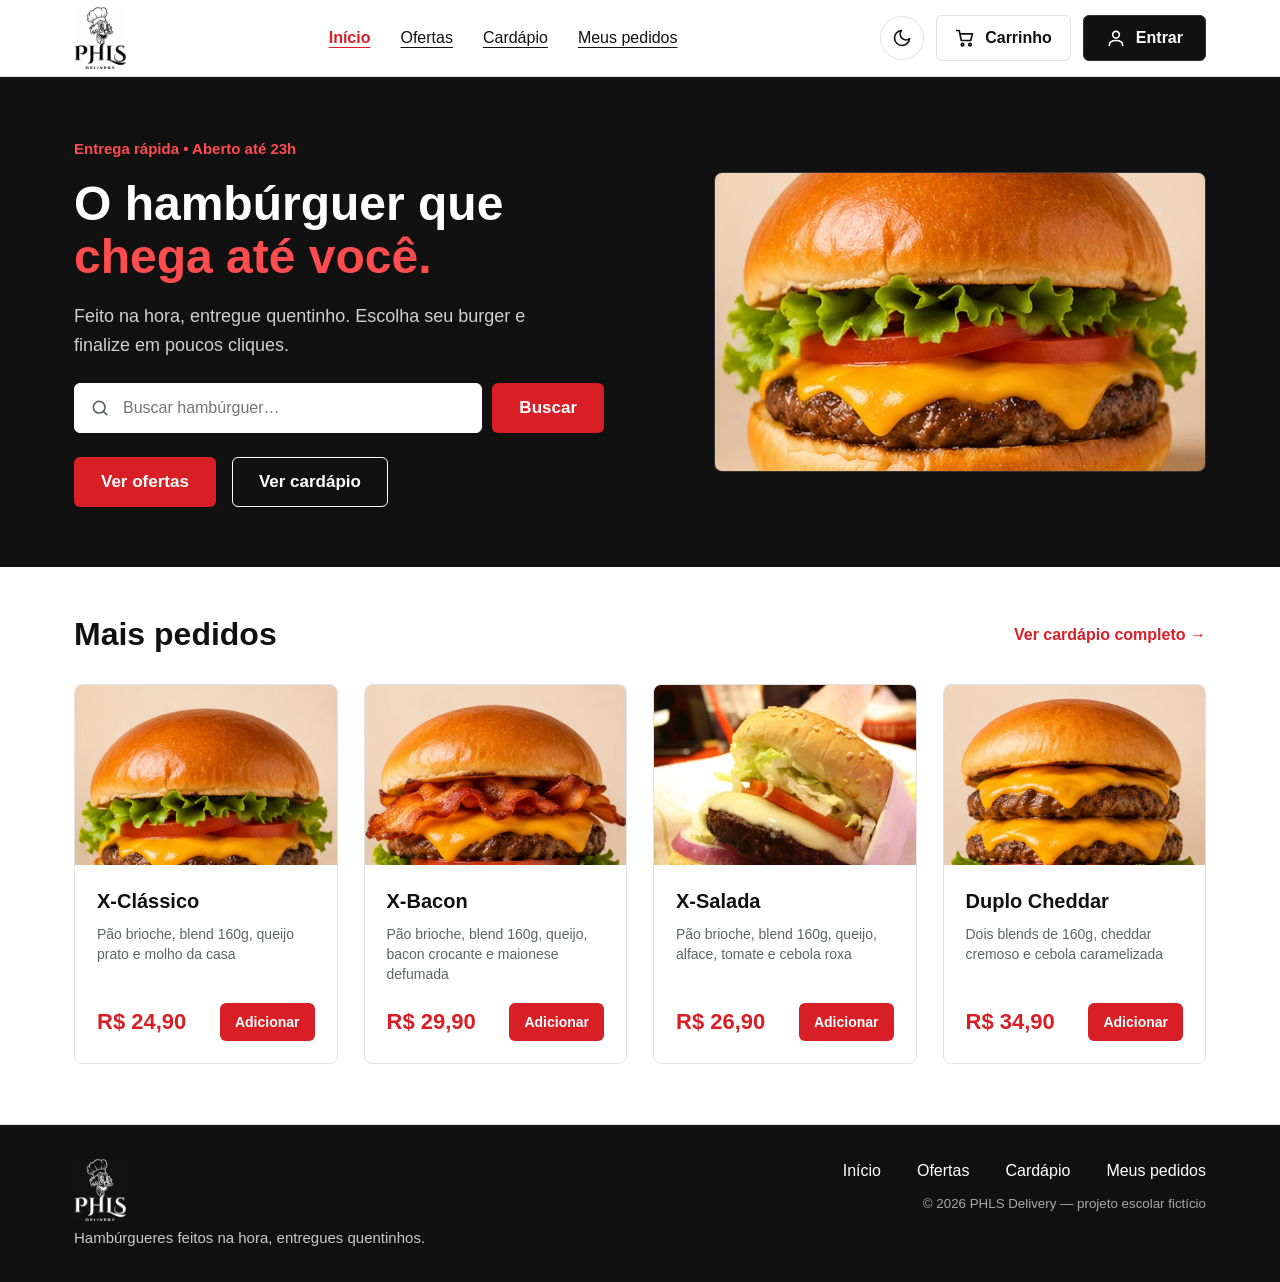
<file: index.html>
<!DOCTYPE html>
<html lang="pt-BR">
<head>
  <meta charset="UTF-8">
  <meta name="viewport" content="width=device-width, initial-scale=1">
  <title>Início | PHLS Delivery</title>
  <link rel="stylesheet" href="style.css">
</head>
<body>
  <!-- Cabeçalho -->
  <header class="topo">
    <div class="container topo-interno">
      <a href="index.html" class="logo"><img src="img/logo.jpg" alt="PHLS Delivery"></a>
      <nav class="menu">
        <a href="index.html" class="ativo">Início</a>
        <a href="ofertas.html">Ofertas</a>
        <a href="cardapio.html">Cardápio</a>
        <a href="pedidos.html">Meus pedidos</a>
      </nav>
      <div class="acoes">
        <button class="btn-icone" id="btn-tema" aria-label="Alternar modo claro e escuro">
          <svg class="icone-lua" viewBox="0 0 24 24"><path d="M21 12.8A9 9 0 1 1 11.2 3a7 7 0 0 0 9.8 9.8z"/></svg>
          <svg class="icone-sol" viewBox="0 0 24 24"><circle cx="12" cy="12" r="4"/><path d="M12 2v2M12 20v2M2 12h2M20 12h2M5 5l1.5 1.5M17.5 17.5L19 19M5 19l1.5-1.5M17.5 6.5L19 5"/></svg>
        </button>
        <a href="carrinho.html" class="btn-carrinho" aria-label="Carrinho">
          <svg viewBox="0 0 24 24"><circle cx="9" cy="20" r="1.5"/><circle cx="18" cy="20" r="1.5"/><path d="M2 3h3l2.6 12h11.2L21 7H6"/></svg>
          <span class="texto-carrinho">Carrinho</span>
          <span class="badge" id="badge" hidden>0</span>
        </a>
        <a href="perfil.html" class="btn-conta" id="btn-conta">
          <span class="avatar" id="avatar"></span>
          <svg viewBox="0 0 24 24"><circle cx="12" cy="8" r="4"/><path d="M4 21c0-4 3.6-6 8-6s8 2 8 6"/></svg>
          <span class="texto-conta" id="texto-conta">Entrar</span>
        </a>
      </div>
    </div>
  </header>

  <main>
    <!-- Apresentação -->
    <section class="hero">
      <div class="container hero-grid">
        <div>
          <span class="selo">Entrega rápida • Aberto até 23h</span>
          <h1>O hambúrguer que <span>chega até você.</span></h1>
          <p>Feito na hora, entregue quentinho. Escolha seu burger e finalize em poucos cliques.</p>

          <!-- A busca leva para o cardápio já filtrado -->
          <form class="busca-hero" action="cardapio.html">
            <div class="campo-busca">
              <svg viewBox="0 0 24 24"><circle cx="11" cy="11" r="7"/><path d="M20 20l-4-4"/></svg>
              <input type="search" name="busca" maxlength="40" placeholder="Buscar hambúrguer…">
            </div>
            <button type="submit" class="btn btn-primario">Buscar</button>
          </form>

          <div class="botoes">
            <a href="ofertas.html" class="btn btn-primario">Ver ofertas</a>
            <a href="cardapio.html" class="btn btn-contorno">Ver cardápio</a>
          </div>
        </div>
        <div class="hero-foto">
          <img src="img/produtos/hamburguer-classico.webp" alt="Hambúrguer X-Clássico da PHLS Delivery">
        </div>
      </div>
    </section>

    <!-- Produtos mais pedidos (preenchido pelo inicio.js) -->
    <section class="container secao">
      <div class="titulo-linha">
        <h2>Mais pedidos</h2>
        <a href="cardapio.html" class="link">Ver cardápio completo →</a>
      </div>
      <div class="grade grade-inicio" id="lista-destaques"></div>
    </section>
  </main>

  <!-- Rodapé -->
  <footer class="rodape">
    <div class="container rodape-interno">
      <div>
        <span class="logo"><img src="img/logo.jpg" alt="PHLS Delivery"></span>
        <p>Hambúrgueres feitos na hora, entregues quentinhos.</p>
      </div>
      <div>
        <nav class="rodape-links">
          <a href="index.html">Início</a>
          <a href="ofertas.html">Ofertas</a>
          <a href="cardapio.html">Cardápio</a>
          <a href="pedidos.html">Meus pedidos</a>
        </nav>
        <small>© 2026 PHLS Delivery — projeto escolar fictício</small>
      </div>
    </div>
  </footer>

  <!-- Barra de navegação do celular -->
  <nav class="barra-mobile">
    <a href="index.html" class="ativo"><svg viewBox="0 0 24 24"><path d="M3 11l9-8 9 8"/><path d="M5 10v10h14V10"/></svg>Início</a>
    <a href="ofertas.html"><svg viewBox="0 0 24 24"><circle cx="12" cy="12" r="9"/><path d="M8.5 15.5l7-7"/><circle cx="9" cy="9" r="1"/><circle cx="15" cy="15" r="1"/></svg>Ofertas</a>
    <a href="cardapio.html"><svg viewBox="0 0 24 24"><path d="M4 6h16M4 12h16M4 18h16"/></svg>Cardápio</a>
    <a href="pedidos.html"><svg viewBox="0 0 24 24"><path d="M5 7h14l-1 14H6z"/><path d="M9 7a3 3 0 0 1 6 0"/></svg>Pedidos</a>
    <a href="perfil.html" id="nav-conta"><svg viewBox="0 0 24 24"><circle cx="12" cy="8" r="4"/><path d="M4 21c0-4 3.6-6 8-6s8 2 8 6"/></svg>Conta</a>
  </nav>

  <!-- Mensagem rápida (aviso) -->
  <div class="aviso" id="aviso"></div>

  <!-- Scripts: primeiro os dados, depois as funções comuns, por último o da página -->
  <script src="js/dados.js"></script>
  <script src="js/script.js"></script>
  <script src="js/inicio.js"></script>
</body>
</html>
</file>
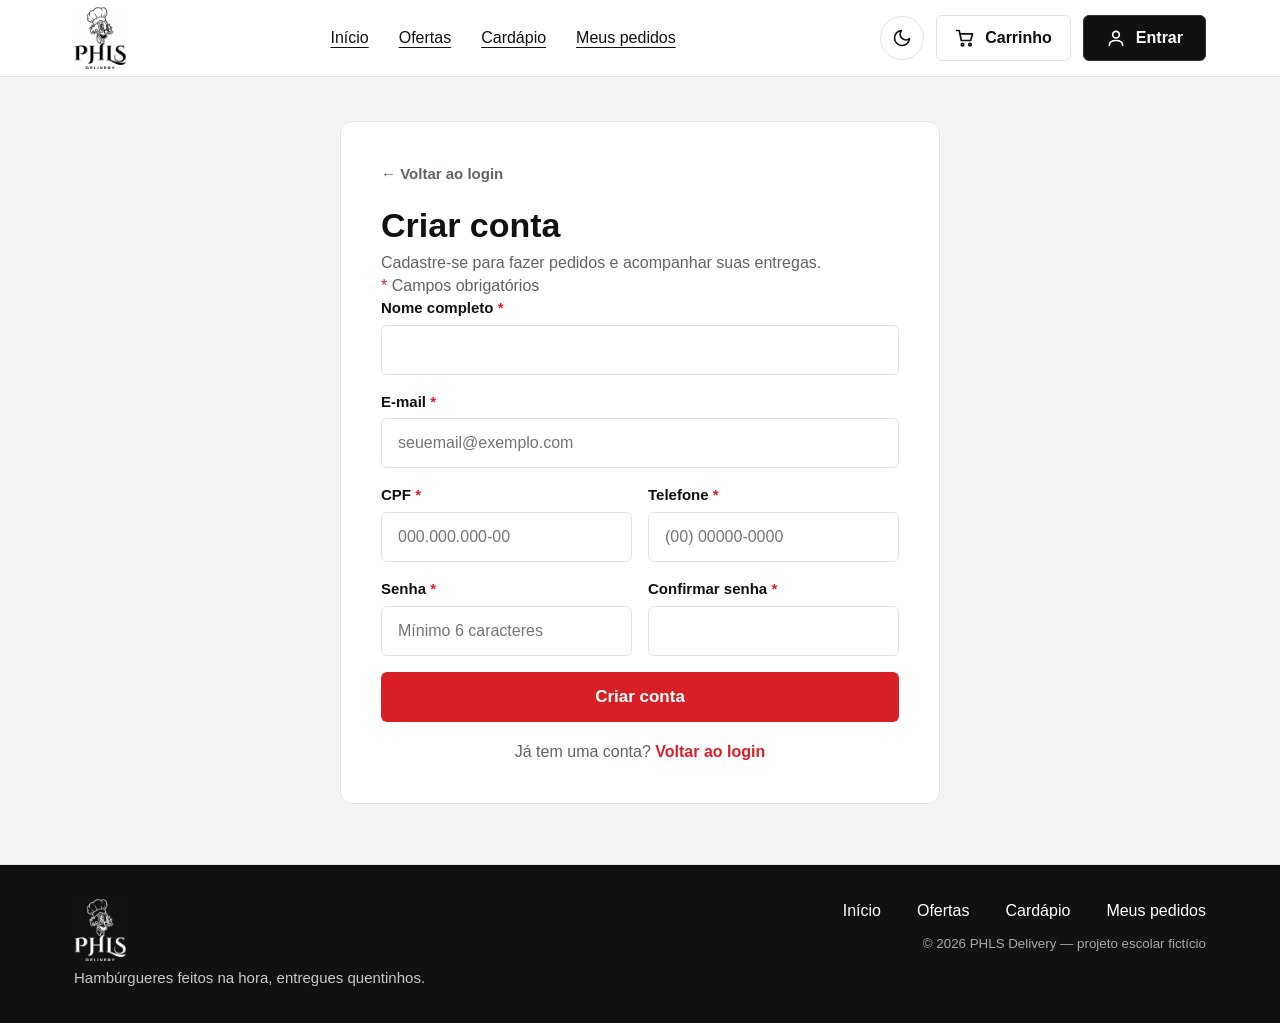
<file: cadastro.html>
<!DOCTYPE html>
<html lang="pt-BR">
<head>
  <meta charset="UTF-8">
  <meta name="viewport" content="width=device-width, initial-scale=1">
  <title>Criar conta | PHLS Delivery</title>
  <link rel="stylesheet" href="style.css">
</head>
<body>
  <!-- Cabeçalho -->
  <header class="topo">
    <div class="container topo-interno">
      <a href="index.html" class="logo"><img src="img/logo.jpg" alt="PHLS Delivery"></a>
      <nav class="menu">
        <a href="index.html">Início</a>
        <a href="ofertas.html">Ofertas</a>
        <a href="cardapio.html">Cardápio</a>
        <a href="pedidos.html">Meus pedidos</a>
      </nav>
      <div class="acoes">
        <button class="btn-icone" id="btn-tema" aria-label="Alternar modo claro e escuro">
          <svg class="icone-lua" viewBox="0 0 24 24"><path d="M21 12.8A9 9 0 1 1 11.2 3a7 7 0 0 0 9.8 9.8z"/></svg>
          <svg class="icone-sol" viewBox="0 0 24 24"><circle cx="12" cy="12" r="4"/><path d="M12 2v2M12 20v2M2 12h2M20 12h2M5 5l1.5 1.5M17.5 17.5L19 19M5 19l1.5-1.5M17.5 6.5L19 5"/></svg>
        </button>
        <a href="carrinho.html" class="btn-carrinho" aria-label="Carrinho">
          <svg viewBox="0 0 24 24"><circle cx="9" cy="20" r="1.5"/><circle cx="18" cy="20" r="1.5"/><path d="M2 3h3l2.6 12h11.2L21 7H6"/></svg>
          <span class="texto-carrinho">Carrinho</span>
          <span class="badge" id="badge" hidden>0</span>
        </a>
        <a href="perfil.html" class="btn-conta" id="btn-conta">
          <span class="avatar" id="avatar"></span>
          <svg viewBox="0 0 24 24"><circle cx="12" cy="8" r="4"/><path d="M4 21c0-4 3.6-6 8-6s8 2 8 6"/></svg>
          <span class="texto-conta" id="texto-conta">Entrar</span>
        </a>
      </div>
    </div>
  </header>

  <main class="pagina-cinza secao">
    <div class="container">
      <section class="caixa cartao-cadastro">
        <a href="index.html" class="voltar" id="voltar-login">← Voltar ao login</a>
        <h1>Criar conta</h1>
        <p class="suave">Cadastre-se para fazer pedidos e acompanhar suas entregas.</p>
        <p class="suave"><span class="obrigatorio">*</span> Campos obrigatórios</p>

        <!-- Resumo dos erros (aparece só se houver erro) -->
        <div class="alerta alerta-erro" id="resumo-erros" hidden></div>

        <form class="form" id="form-cadastro" novalidate>
          <div class="campo">
            <label for="nome">Nome completo <span class="obrigatorio">*</span></label>
            <input id="nome" maxlength="100" autocomplete="name">
            <small class="msg-erro"></small>
          </div>
          <div class="campo">
            <label for="email">E-mail <span class="obrigatorio">*</span></label>
            <input type="email" id="email" maxlength="100" placeholder="seuemail@exemplo.com" autocomplete="email">
            <small class="msg-erro"></small>
          </div>
          <div class="duas-colunas">
            <div class="campo">
              <label for="cpf">CPF <span class="obrigatorio">*</span></label>
              <input id="cpf" maxlength="14" inputmode="numeric" placeholder="000.000.000-00">
              <small class="msg-erro"></small>
            </div>
            <div class="campo">
              <label for="telefone">Telefone <span class="obrigatorio">*</span></label>
              <input id="telefone" maxlength="15" inputmode="numeric" placeholder="(00) 00000-0000">
              <small class="msg-erro"></small>
            </div>
          </div>
          <div class="duas-colunas">
            <div class="campo">
              <label for="senha">Senha <span class="obrigatorio">*</span></label>
              <input type="password" id="senha" maxlength="20" placeholder="Mínimo 6 caracteres">
              <small class="msg-erro"></small>
            </div>
            <div class="campo">
              <label for="confirmar-senha">Confirmar senha <span class="obrigatorio">*</span></label>
              <input type="password" id="confirmar-senha" maxlength="20">
              <small class="msg-erro"></small>
            </div>
          </div>
          <button type="submit" class="btn btn-primario btn-largo">Criar conta</button>
        </form>
        <p class="suave centro espaco-topo">Já tem uma conta? <a href="index.html" class="link" id="link-login">Voltar ao login</a></p>
      </section>
    </div>
  </main>

  <!-- Rodapé -->
  <footer class="rodape">
    <div class="container rodape-interno">
      <div>
        <span class="logo"><img src="img/logo.jpg" alt="PHLS Delivery"></span>
        <p>Hambúrgueres feitos na hora, entregues quentinhos.</p>
      </div>
      <div>
        <nav class="rodape-links">
          <a href="index.html">Início</a>
          <a href="ofertas.html">Ofertas</a>
          <a href="cardapio.html">Cardápio</a>
          <a href="pedidos.html">Meus pedidos</a>
        </nav>
        <small>© 2026 PHLS Delivery — projeto escolar fictício</small>
      </div>
    </div>
  </footer>

  <!-- Barra de navegação do celular -->
  <nav class="barra-mobile">
    <a href="index.html"><svg viewBox="0 0 24 24"><path d="M3 11l9-8 9 8"/><path d="M5 10v10h14V10"/></svg>Início</a>
    <a href="ofertas.html"><svg viewBox="0 0 24 24"><circle cx="12" cy="12" r="9"/><path d="M8.5 15.5l7-7"/><circle cx="9" cy="9" r="1"/><circle cx="15" cy="15" r="1"/></svg>Ofertas</a>
    <a href="cardapio.html"><svg viewBox="0 0 24 24"><path d="M4 6h16M4 12h16M4 18h16"/></svg>Cardápio</a>
    <a href="pedidos.html"><svg viewBox="0 0 24 24"><path d="M5 7h14l-1 14H6z"/><path d="M9 7a3 3 0 0 1 6 0"/></svg>Pedidos</a>
    <a href="perfil.html" id="nav-conta"><svg viewBox="0 0 24 24"><circle cx="12" cy="8" r="4"/><path d="M4 21c0-4 3.6-6 8-6s8 2 8 6"/></svg>Conta</a>
  </nav>

  <!-- Mensagem rápida (aviso) -->
  <div class="aviso" id="aviso"></div>

  <!-- Scripts: primeiro os dados, depois as funções comuns, por último o da página -->
  <script src="js/dados.js"></script>
  <script src="js/script.js"></script>
  <script src="js/cadastro.js"></script>
</body>
</html>
</file>
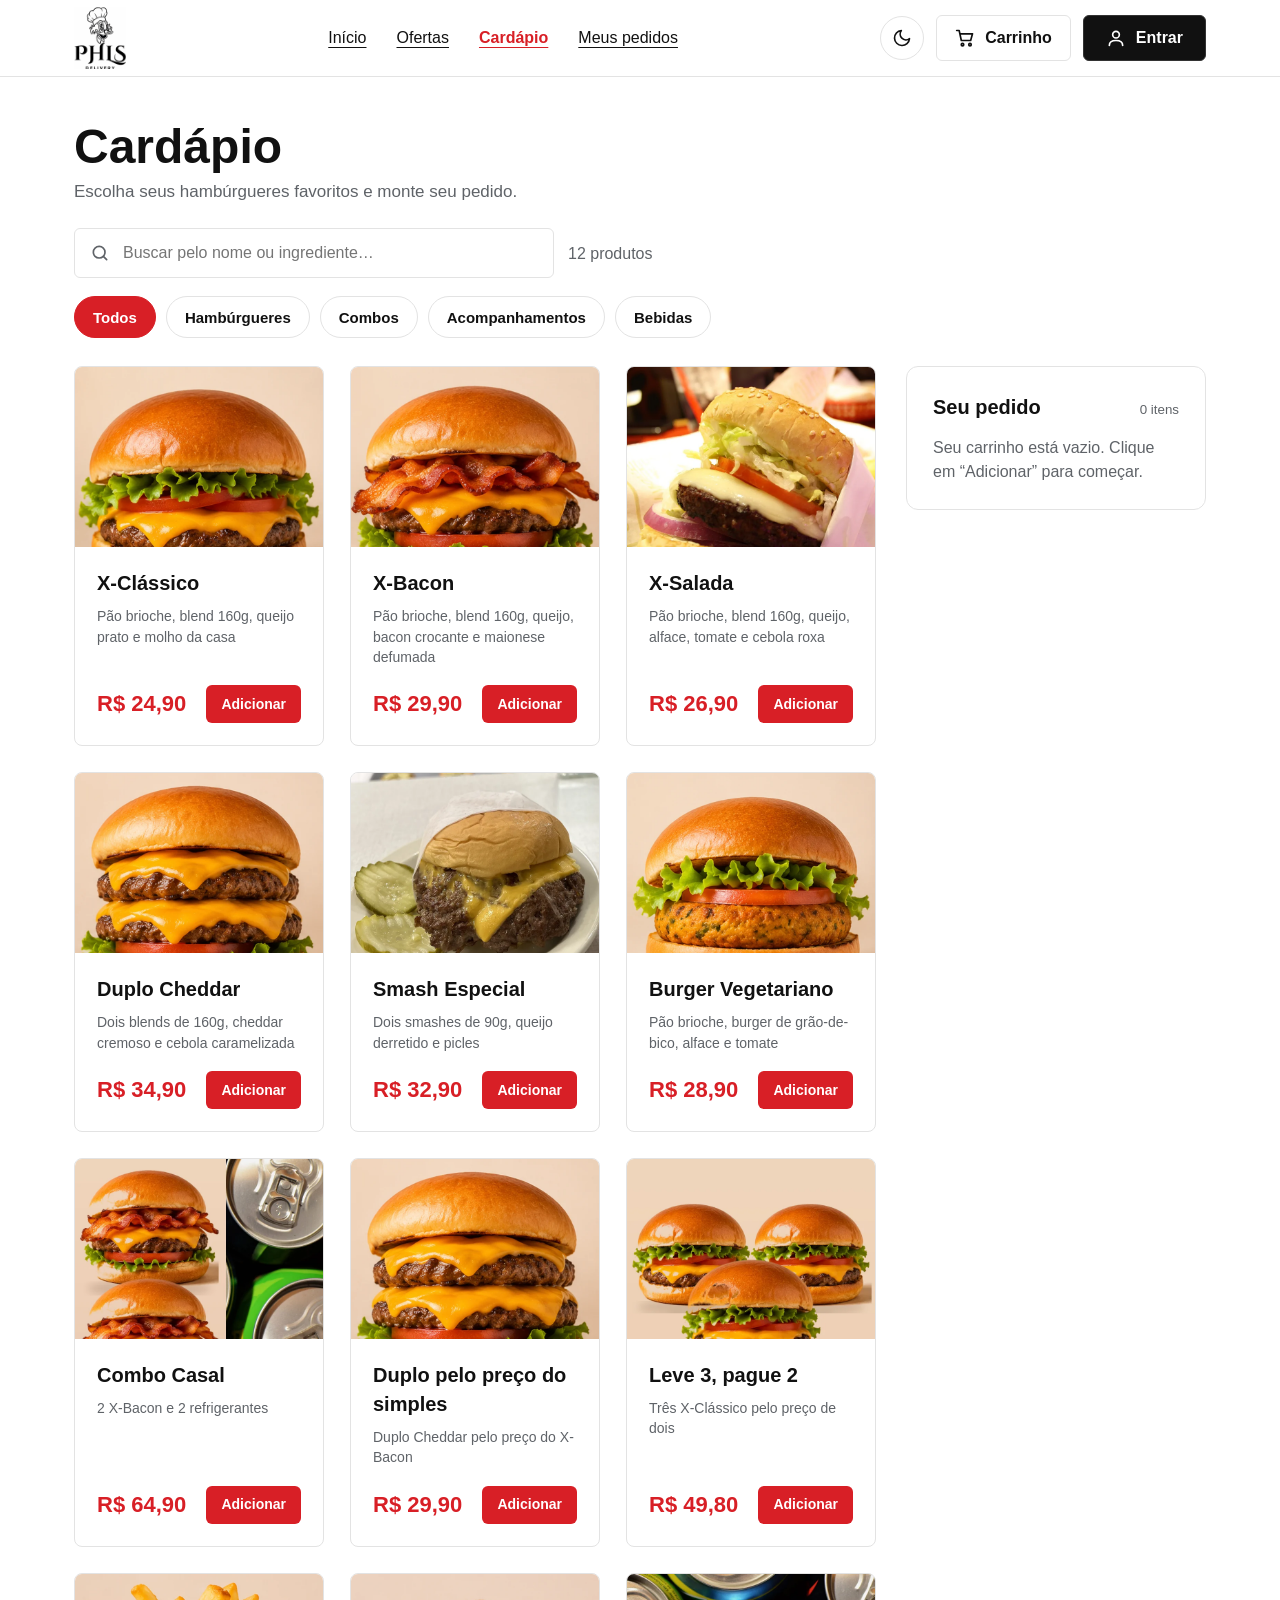
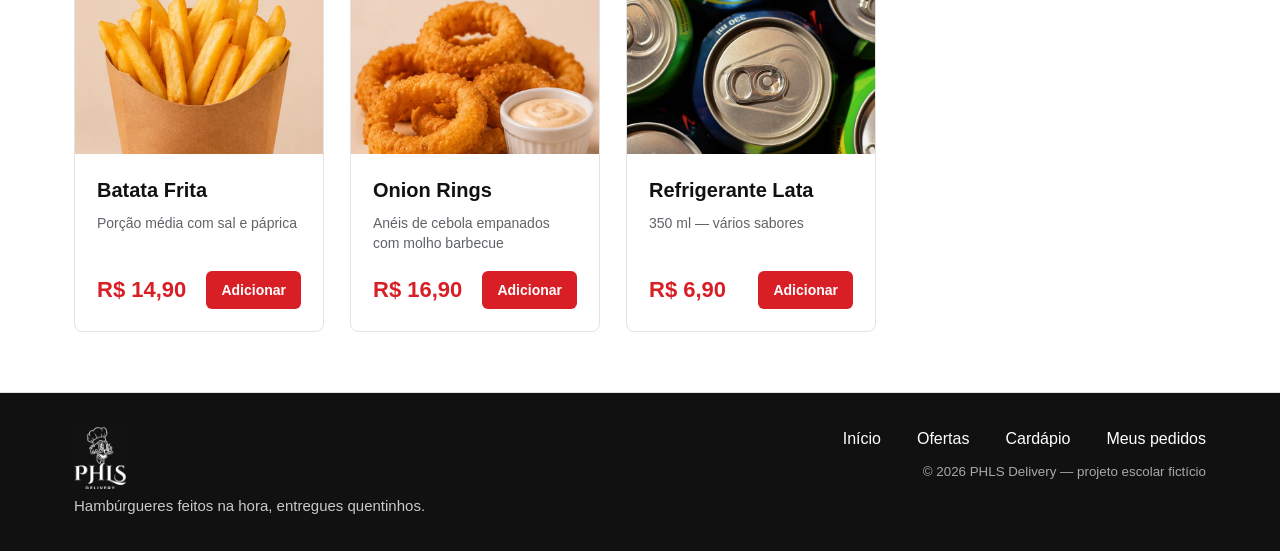
<file: cardapio.html>
<!DOCTYPE html>
<html lang="pt-BR">
<head>
  <meta charset="UTF-8">
  <meta name="viewport" content="width=device-width, initial-scale=1">
  <title>Cardápio | PHLS Delivery</title>
  <link rel="stylesheet" href="style.css">
</head>
<body>
  <!-- Cabeçalho -->
  <header class="topo">
    <div class="container topo-interno">
      <a href="index.html" class="logo"><img src="img/logo.jpg" alt="PHLS Delivery"></a>
      <nav class="menu">
        <a href="index.html">Início</a>
        <a href="ofertas.html">Ofertas</a>
        <a href="cardapio.html" class="ativo">Cardápio</a>
        <a href="pedidos.html">Meus pedidos</a>
      </nav>
      <div class="acoes">
        <button class="btn-icone" id="btn-tema" aria-label="Alternar modo claro e escuro">
          <svg class="icone-lua" viewBox="0 0 24 24"><path d="M21 12.8A9 9 0 1 1 11.2 3a7 7 0 0 0 9.8 9.8z"/></svg>
          <svg class="icone-sol" viewBox="0 0 24 24"><circle cx="12" cy="12" r="4"/><path d="M12 2v2M12 20v2M2 12h2M20 12h2M5 5l1.5 1.5M17.5 17.5L19 19M5 19l1.5-1.5M17.5 6.5L19 5"/></svg>
        </button>
        <a href="carrinho.html" class="btn-carrinho" aria-label="Carrinho">
          <svg viewBox="0 0 24 24"><circle cx="9" cy="20" r="1.5"/><circle cx="18" cy="20" r="1.5"/><path d="M2 3h3l2.6 12h11.2L21 7H6"/></svg>
          <span class="texto-carrinho">Carrinho</span>
          <span class="badge" id="badge" hidden>0</span>
        </a>
        <a href="perfil.html" class="btn-conta" id="btn-conta">
          <span class="avatar" id="avatar"></span>
          <svg viewBox="0 0 24 24"><circle cx="12" cy="8" r="4"/><path d="M4 21c0-4 3.6-6 8-6s8 2 8 6"/></svg>
          <span class="texto-conta" id="texto-conta">Entrar</span>
        </a>
      </div>
    </div>
  </header>

  <main class="container secao">
    <h1>Cardápio</h1>
    <p class="subtitulo">Escolha seus hambúrgueres favoritos e monte seu pedido.</p>

    <div class="busca-linha">
      <div class="campo-busca">
        <svg viewBox="0 0 24 24"><circle cx="11" cy="11" r="7"/><path d="M20 20l-4-4"/></svg>
        <input type="search" id="busca" maxlength="40" placeholder="Buscar pelo nome ou ingrediente…">
      </div>
      <span class="suave" id="contador"></span>
    </div>

    <!-- Botões de categoria (criados pelo cardapio.js) -->
    <div class="filtros" id="filtros"></div>

    <div class="cardapio-layout">
      <div>
        <div class="grade" id="lista-produtos"></div>
        <p class="vazio" id="nada-encontrado" hidden>Nenhum produto encontrado. Tente outro nome ou ingrediente.</p>
      </div>
      <!-- Resumo do pedido (só no computador) -->
      <aside class="caixa resumo-lateral" id="resumo"></aside>
    </div>

    <!-- Atalho para o carrinho (só no celular) -->
    <a href="carrinho.html" class="barra-carrinho" id="barra-carrinho" hidden>
      <span><b>Ver carrinho</b><small id="barra-itens"></small></span>
      <b id="barra-subtotal"></b>
    </a>
  </main>

  <!-- Rodapé -->
  <footer class="rodape">
    <div class="container rodape-interno">
      <div>
        <span class="logo"><img src="img/logo.jpg" alt="PHLS Delivery"></span>
        <p>Hambúrgueres feitos na hora, entregues quentinhos.</p>
      </div>
      <div>
        <nav class="rodape-links">
          <a href="index.html">Início</a>
          <a href="ofertas.html">Ofertas</a>
          <a href="cardapio.html">Cardápio</a>
          <a href="pedidos.html">Meus pedidos</a>
        </nav>
        <small>© 2026 PHLS Delivery — projeto escolar fictício</small>
      </div>
    </div>
  </footer>

  <!-- Barra de navegação do celular -->
  <nav class="barra-mobile">
    <a href="index.html"><svg viewBox="0 0 24 24"><path d="M3 11l9-8 9 8"/><path d="M5 10v10h14V10"/></svg>Início</a>
    <a href="ofertas.html"><svg viewBox="0 0 24 24"><circle cx="12" cy="12" r="9"/><path d="M8.5 15.5l7-7"/><circle cx="9" cy="9" r="1"/><circle cx="15" cy="15" r="1"/></svg>Ofertas</a>
    <a href="cardapio.html" class="ativo"><svg viewBox="0 0 24 24"><path d="M4 6h16M4 12h16M4 18h16"/></svg>Cardápio</a>
    <a href="pedidos.html"><svg viewBox="0 0 24 24"><path d="M5 7h14l-1 14H6z"/><path d="M9 7a3 3 0 0 1 6 0"/></svg>Pedidos</a>
    <a href="perfil.html" id="nav-conta"><svg viewBox="0 0 24 24"><circle cx="12" cy="8" r="4"/><path d="M4 21c0-4 3.6-6 8-6s8 2 8 6"/></svg>Conta</a>
  </nav>

  <!-- Mensagem rápida (aviso) -->
  <div class="aviso" id="aviso"></div>

  <!-- Scripts: primeiro os dados, depois as funções comuns, por último o da página -->
  <script src="js/dados.js"></script>
  <script src="js/script.js"></script>
  <script src="js/cardapio.js"></script>
</body>
</html>
</file>
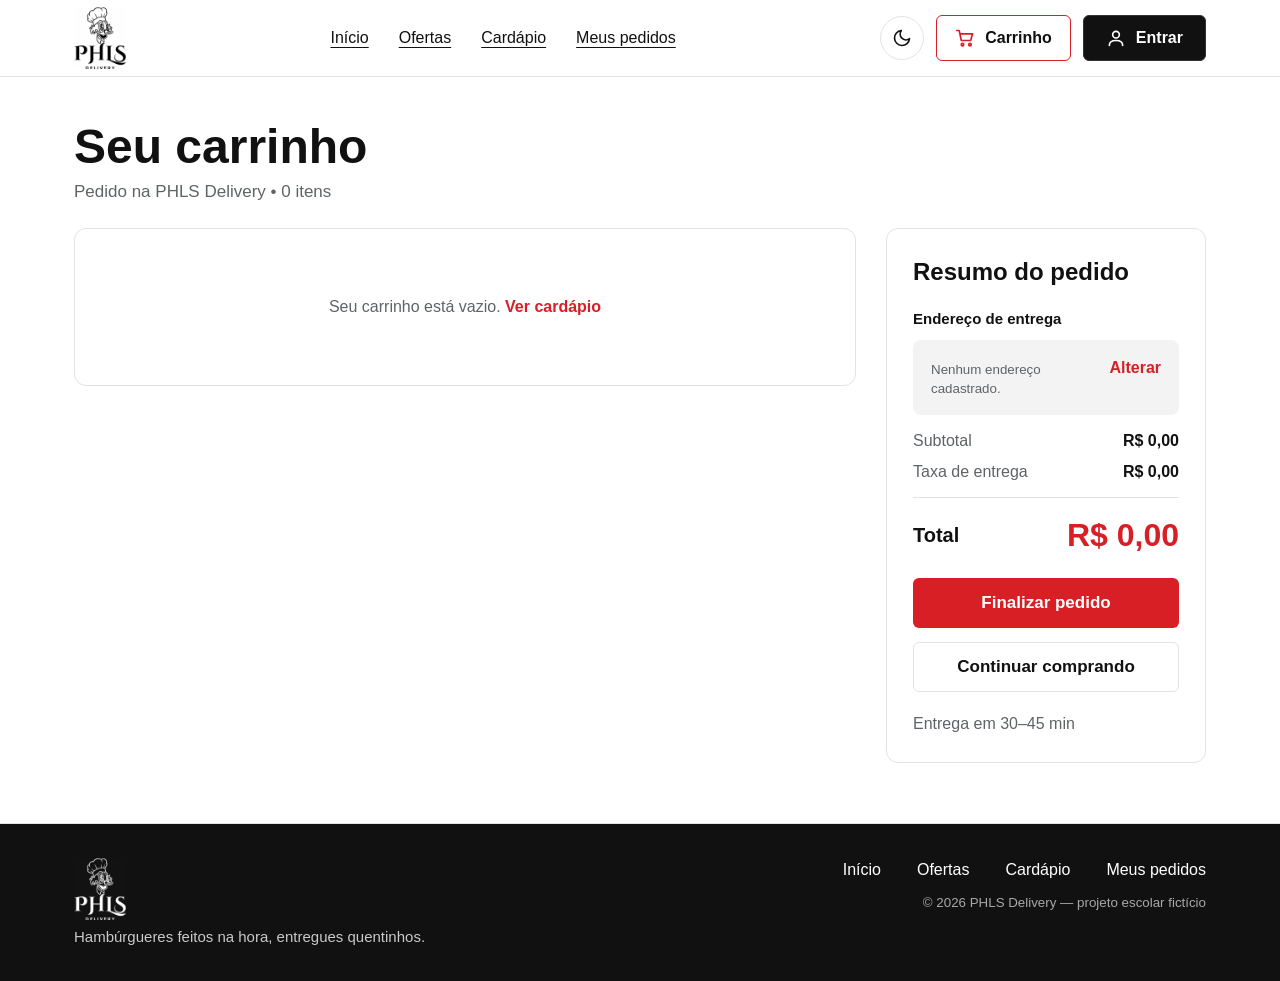
<file: carrinho.html>
<!DOCTYPE html>
<html lang="pt-BR">
<head>
  <meta charset="UTF-8">
  <meta name="viewport" content="width=device-width, initial-scale=1">
  <title>Carrinho | PHLS Delivery</title>
  <link rel="stylesheet" href="style.css">
</head>
<body>
  <!-- Cabeçalho -->
  <header class="topo">
    <div class="container topo-interno">
      <a href="index.html" class="logo"><img src="img/logo.jpg" alt="PHLS Delivery"></a>
      <nav class="menu">
        <a href="index.html">Início</a>
        <a href="ofertas.html">Ofertas</a>
        <a href="cardapio.html">Cardápio</a>
        <a href="pedidos.html">Meus pedidos</a>
      </nav>
      <div class="acoes">
        <button class="btn-icone" id="btn-tema" aria-label="Alternar modo claro e escuro">
          <svg class="icone-lua" viewBox="0 0 24 24"><path d="M21 12.8A9 9 0 1 1 11.2 3a7 7 0 0 0 9.8 9.8z"/></svg>
          <svg class="icone-sol" viewBox="0 0 24 24"><circle cx="12" cy="12" r="4"/><path d="M12 2v2M12 20v2M2 12h2M20 12h2M5 5l1.5 1.5M17.5 17.5L19 19M5 19l1.5-1.5M17.5 6.5L19 5"/></svg>
        </button>
        <a href="carrinho.html" class="btn-carrinho ativo" aria-label="Carrinho">
          <svg viewBox="0 0 24 24"><circle cx="9" cy="20" r="1.5"/><circle cx="18" cy="20" r="1.5"/><path d="M2 3h3l2.6 12h11.2L21 7H6"/></svg>
          <span class="texto-carrinho">Carrinho</span>
          <span class="badge" id="badge" hidden>0</span>
        </a>
        <a href="perfil.html" class="btn-conta" id="btn-conta">
          <span class="avatar" id="avatar"></span>
          <svg viewBox="0 0 24 24"><circle cx="12" cy="8" r="4"/><path d="M4 21c0-4 3.6-6 8-6s8 2 8 6"/></svg>
          <span class="texto-conta" id="texto-conta">Entrar</span>
        </a>
      </div>
    </div>
  </header>

  <main class="container secao">
    <h1>Seu carrinho</h1>
    <p class="subtitulo" id="sub-carrinho"></p>

    <div class="carrinho-layout">
      <!-- Itens (preenchidos pelo carrinho.js) -->
      <section class="caixa" id="itens"></section>

      <!-- Resumo do pedido -->
      <aside class="caixa" id="resumo-carrinho">
        <h2>Resumo do pedido</h2>
        <p class="rotulo">Endereço de entrega</p>
        <div class="endereco-caixa">
          <div id="endereco-carrinho"></div>
          <a href="perfil.html#enderecos" class="link">Alterar</a>
        </div>
        <div class="linha-valor"><span>Subtotal</span><b id="subtotal"></b></div>
        <div class="linha-valor"><span>Taxa de entrega</span><b id="taxa"></b></div>
        <div class="linha-total"><span>Total</span><span class="preco" id="total"></span></div>
        <button class="btn btn-primario" id="btn-finalizar">Finalizar pedido</button>
        <a href="cardapio.html" class="btn btn-contorno">Continuar comprando</a>
        <p class="prazo">Entrega em 30–45 min</p>
      </aside>
    </div>
  </main>

  <!-- Janela de finalização do pedido -->
  <div class="modal" id="modal-finalizar">
    <div class="modal-caixa modal-largo">
      <button class="btn-fechar" id="fechar-finalizar" aria-label="Fechar">✕</button>
      <h2>Finalizar pedido</h2>

      <p class="rotulo">Seus itens</p>
      <div class="lista-itens" id="final-itens"></div>

      <p class="rotulo">Endereço de entrega</p>
      <!-- Endereços do usuário (preenchidos pelo carrinho.js) -->
      <div id="final-enderecos"></div>
      <p class="mais-enderecos"><a href="perfil.html#enderecos" class="link">Cadastrar ou alterar endereços</a></p>

      <p class="rotulo">Forma de pagamento</p>
      <label class="opcao"><input type="radio" name="pagamento" value="PIX" checked><span><b>PIX</b><small>Aprovação imediata</small></span></label>
      <label class="opcao"><input type="radio" name="pagamento" value="CARTAO"><span><b>Cartão</b><small>Crédito ou débito na entrega</small></span></label>
      <label class="opcao"><input type="radio" name="pagamento" value="DINHEIRO"><span><b>Dinheiro</b><small>Pague na entrega</small></span></label>

      <div class="linha-valor"><span>Subtotal</span><b id="final-subtotal"></b></div>
      <div class="linha-valor"><span>Taxa de entrega</span><b id="final-taxa"></b></div>
      <div class="linha-total"><span>Total</span><span class="preco" id="final-total"></span></div>
      <button class="btn btn-primario btn-largo" id="btn-confirmar">Confirmar pedido</button>
    </div>
  </div>

  <!-- Rodapé -->
  <footer class="rodape">
    <div class="container rodape-interno">
      <div>
        <span class="logo"><img src="img/logo.jpg" alt="PHLS Delivery"></span>
        <p>Hambúrgueres feitos na hora, entregues quentinhos.</p>
      </div>
      <div>
        <nav class="rodape-links">
          <a href="index.html">Início</a>
          <a href="ofertas.html">Ofertas</a>
          <a href="cardapio.html">Cardápio</a>
          <a href="pedidos.html">Meus pedidos</a>
        </nav>
        <small>© 2026 PHLS Delivery — projeto escolar fictício</small>
      </div>
    </div>
  </footer>

  <!-- Barra de navegação do celular -->
  <nav class="barra-mobile">
    <a href="index.html"><svg viewBox="0 0 24 24"><path d="M3 11l9-8 9 8"/><path d="M5 10v10h14V10"/></svg>Início</a>
    <a href="ofertas.html"><svg viewBox="0 0 24 24"><circle cx="12" cy="12" r="9"/><path d="M8.5 15.5l7-7"/><circle cx="9" cy="9" r="1"/><circle cx="15" cy="15" r="1"/></svg>Ofertas</a>
    <a href="cardapio.html"><svg viewBox="0 0 24 24"><path d="M4 6h16M4 12h16M4 18h16"/></svg>Cardápio</a>
    <a href="pedidos.html"><svg viewBox="0 0 24 24"><path d="M5 7h14l-1 14H6z"/><path d="M9 7a3 3 0 0 1 6 0"/></svg>Pedidos</a>
    <a href="perfil.html" id="nav-conta"><svg viewBox="0 0 24 24"><circle cx="12" cy="8" r="4"/><path d="M4 21c0-4 3.6-6 8-6s8 2 8 6"/></svg>Conta</a>
  </nav>

  <!-- Mensagem rápida (aviso) -->
  <div class="aviso" id="aviso"></div>

  <!-- Scripts: primeiro os dados, depois as funções comuns, por último o da página -->
  <script src="js/dados.js"></script>
  <script src="js/script.js"></script>
  <script src="js/carrinho.js"></script>
</body>
</html>
</file>
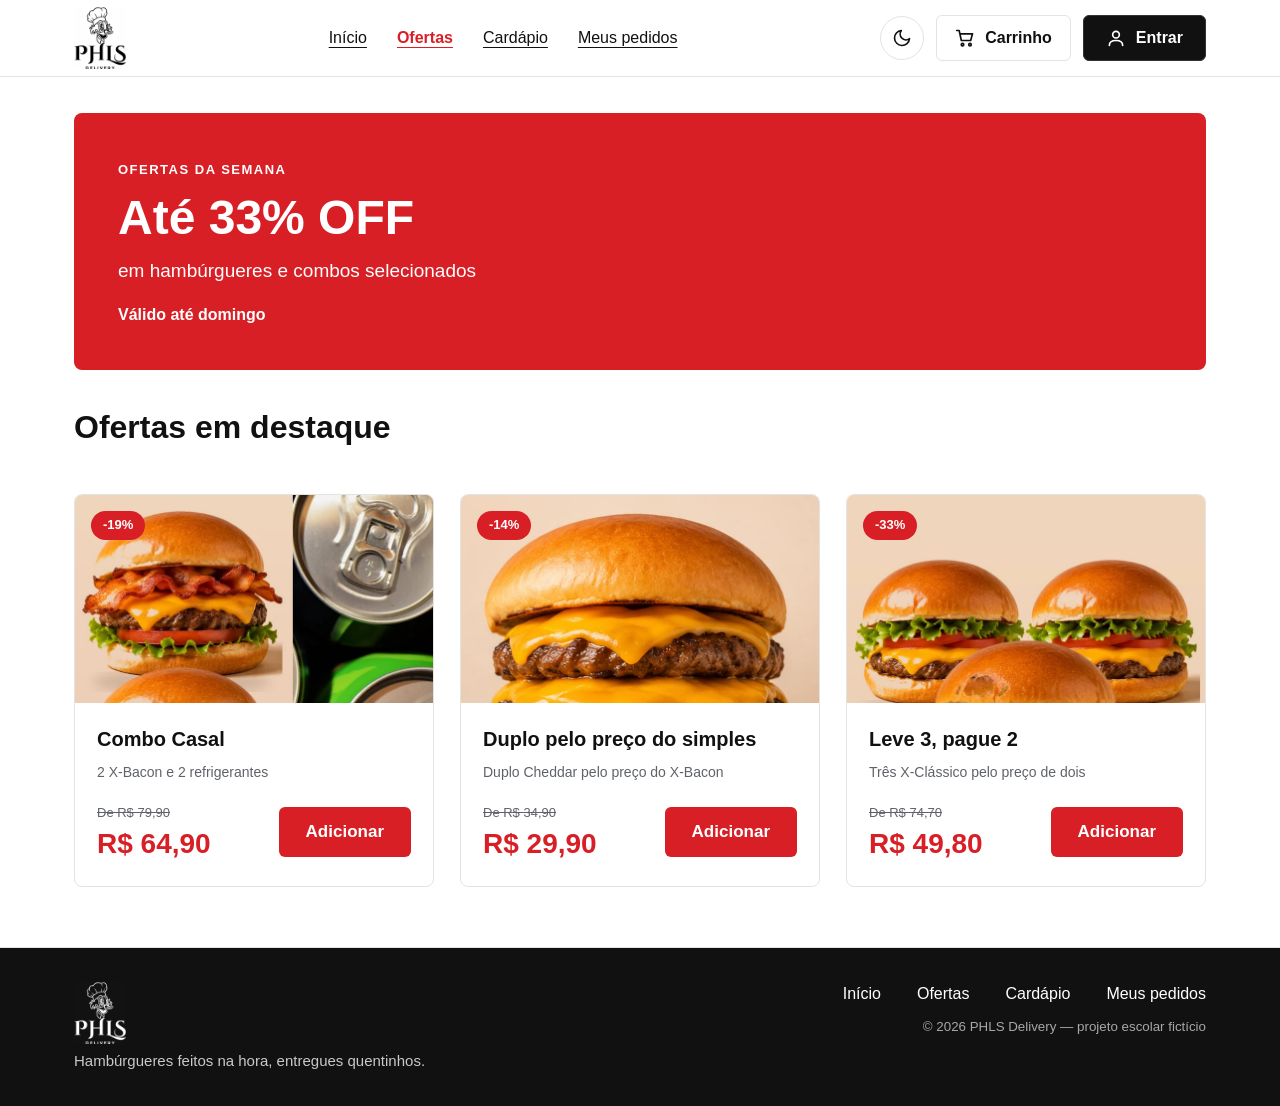
<file: ofertas.html>
<!DOCTYPE html>
<html lang="pt-BR">
<head>
  <meta charset="UTF-8">
  <meta name="viewport" content="width=device-width, initial-scale=1">
  <title>Ofertas | PHLS Delivery</title>
  <link rel="stylesheet" href="style.css">
</head>
<body>
  <!-- Cabeçalho -->
  <header class="topo">
    <div class="container topo-interno">
      <a href="index.html" class="logo"><img src="img/logo.jpg" alt="PHLS Delivery"></a>
      <nav class="menu">
        <a href="index.html">Início</a>
        <a href="ofertas.html" class="ativo">Ofertas</a>
        <a href="cardapio.html">Cardápio</a>
        <a href="pedidos.html">Meus pedidos</a>
      </nav>
      <div class="acoes">
        <button class="btn-icone" id="btn-tema" aria-label="Alternar modo claro e escuro">
          <svg class="icone-lua" viewBox="0 0 24 24"><path d="M21 12.8A9 9 0 1 1 11.2 3a7 7 0 0 0 9.8 9.8z"/></svg>
          <svg class="icone-sol" viewBox="0 0 24 24"><circle cx="12" cy="12" r="4"/><path d="M12 2v2M12 20v2M2 12h2M20 12h2M5 5l1.5 1.5M17.5 17.5L19 19M5 19l1.5-1.5M17.5 6.5L19 5"/></svg>
        </button>
        <a href="carrinho.html" class="btn-carrinho" aria-label="Carrinho">
          <svg viewBox="0 0 24 24"><circle cx="9" cy="20" r="1.5"/><circle cx="18" cy="20" r="1.5"/><path d="M2 3h3l2.6 12h11.2L21 7H6"/></svg>
          <span class="texto-carrinho">Carrinho</span>
          <span class="badge" id="badge" hidden>0</span>
        </a>
        <a href="perfil.html" class="btn-conta" id="btn-conta">
          <span class="avatar" id="avatar"></span>
          <svg viewBox="0 0 24 24"><circle cx="12" cy="8" r="4"/><path d="M4 21c0-4 3.6-6 8-6s8 2 8 6"/></svg>
          <span class="texto-conta" id="texto-conta">Entrar</span>
        </a>
      </div>
    </div>
  </header>

  <main class="container">
    <section class="banner">
      <small>OFERTAS DA SEMANA</small>
      <h1>Até 33% OFF</h1>
      <p>em hambúrgueres e combos selecionados</p>
      <b>Válido até domingo</b>
    </section>

    <h2>Ofertas em destaque</h2>
    <!-- Cards preenchidos pelo ofertas.js -->
    <div class="grade secao" id="lista-ofertas"></div>
  </main>

  <!-- Rodapé -->
  <footer class="rodape">
    <div class="container rodape-interno">
      <div>
        <span class="logo"><img src="img/logo.jpg" alt="PHLS Delivery"></span>
        <p>Hambúrgueres feitos na hora, entregues quentinhos.</p>
      </div>
      <div>
        <nav class="rodape-links">
          <a href="index.html">Início</a>
          <a href="ofertas.html">Ofertas</a>
          <a href="cardapio.html">Cardápio</a>
          <a href="pedidos.html">Meus pedidos</a>
        </nav>
        <small>© 2026 PHLS Delivery — projeto escolar fictício</small>
      </div>
    </div>
  </footer>

  <!-- Barra de navegação do celular -->
  <nav class="barra-mobile">
    <a href="index.html"><svg viewBox="0 0 24 24"><path d="M3 11l9-8 9 8"/><path d="M5 10v10h14V10"/></svg>Início</a>
    <a href="ofertas.html" class="ativo"><svg viewBox="0 0 24 24"><circle cx="12" cy="12" r="9"/><path d="M8.5 15.5l7-7"/><circle cx="9" cy="9" r="1"/><circle cx="15" cy="15" r="1"/></svg>Ofertas</a>
    <a href="cardapio.html"><svg viewBox="0 0 24 24"><path d="M4 6h16M4 12h16M4 18h16"/></svg>Cardápio</a>
    <a href="pedidos.html"><svg viewBox="0 0 24 24"><path d="M5 7h14l-1 14H6z"/><path d="M9 7a3 3 0 0 1 6 0"/></svg>Pedidos</a>
    <a href="perfil.html" id="nav-conta"><svg viewBox="0 0 24 24"><circle cx="12" cy="8" r="4"/><path d="M4 21c0-4 3.6-6 8-6s8 2 8 6"/></svg>Conta</a>
  </nav>

  <!-- Mensagem rápida (aviso) -->
  <div class="aviso" id="aviso"></div>

  <!-- Scripts: primeiro os dados, depois as funções comuns, por último o da página -->
  <script src="js/dados.js"></script>
  <script src="js/script.js"></script>
  <script src="js/ofertas.js"></script>
</body>
</html>
</file>
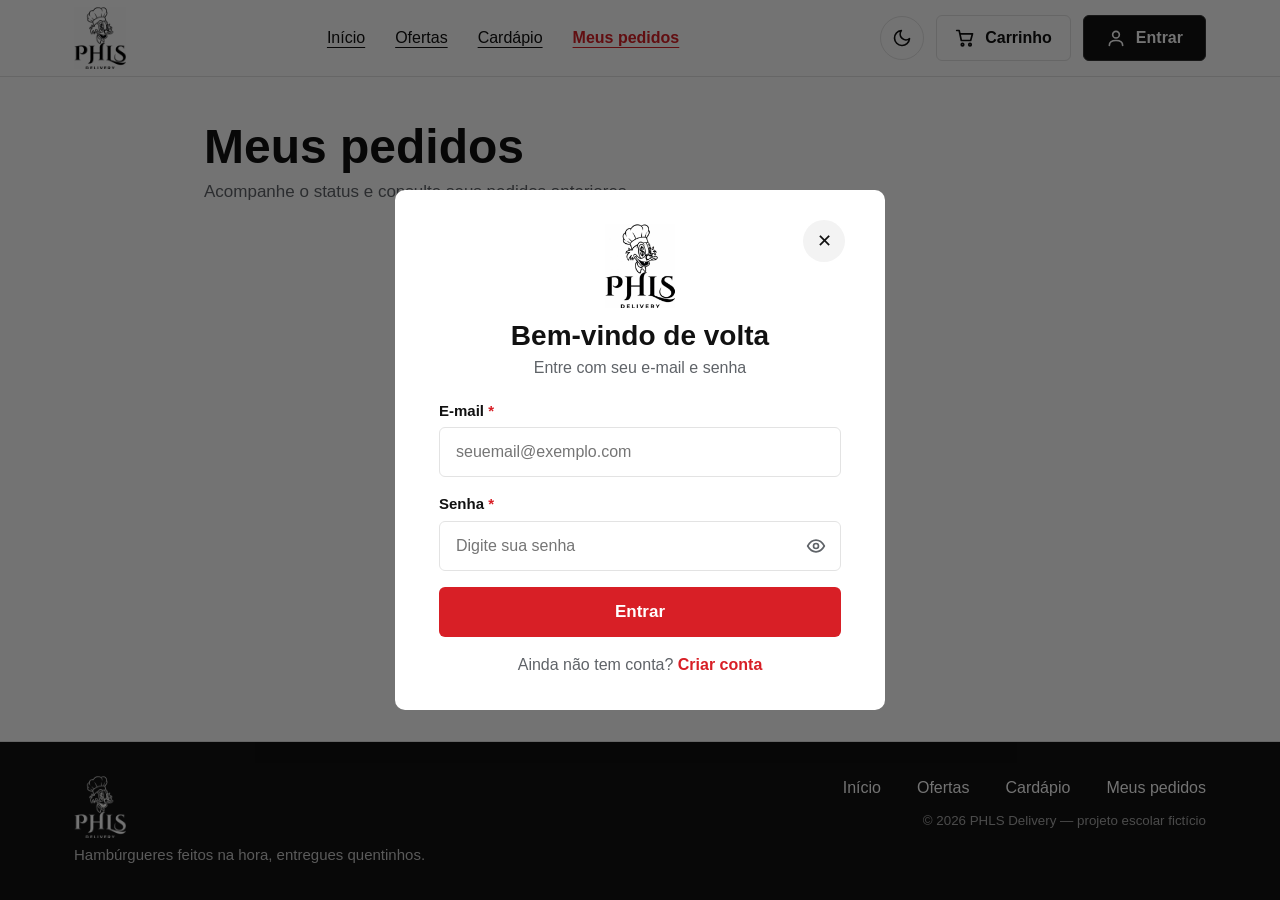
<file: pedidos.html>
<!DOCTYPE html>
<html lang="pt-BR">
<head>
  <meta charset="UTF-8">
  <meta name="viewport" content="width=device-width, initial-scale=1">
  <title>Meus pedidos | PHLS Delivery</title>
  <link rel="stylesheet" href="style.css">
</head>
<body>
  <!-- Cabeçalho -->
  <header class="topo">
    <div class="container topo-interno">
      <a href="index.html" class="logo"><img src="img/logo.jpg" alt="PHLS Delivery"></a>
      <nav class="menu">
        <a href="index.html">Início</a>
        <a href="ofertas.html">Ofertas</a>
        <a href="cardapio.html">Cardápio</a>
        <a href="pedidos.html" class="ativo">Meus pedidos</a>
      </nav>
      <div class="acoes">
        <button class="btn-icone" id="btn-tema" aria-label="Alternar modo claro e escuro">
          <svg class="icone-lua" viewBox="0 0 24 24"><path d="M21 12.8A9 9 0 1 1 11.2 3a7 7 0 0 0 9.8 9.8z"/></svg>
          <svg class="icone-sol" viewBox="0 0 24 24"><circle cx="12" cy="12" r="4"/><path d="M12 2v2M12 20v2M2 12h2M20 12h2M5 5l1.5 1.5M17.5 17.5L19 19M5 19l1.5-1.5M17.5 6.5L19 5"/></svg>
        </button>
        <a href="carrinho.html" class="btn-carrinho" aria-label="Carrinho">
          <svg viewBox="0 0 24 24"><circle cx="9" cy="20" r="1.5"/><circle cx="18" cy="20" r="1.5"/><path d="M2 3h3l2.6 12h11.2L21 7H6"/></svg>
          <span class="texto-carrinho">Carrinho</span>
          <span class="badge" id="badge" hidden>0</span>
        </a>
        <a href="perfil.html" class="btn-conta" id="btn-conta">
          <span class="avatar" id="avatar"></span>
          <svg viewBox="0 0 24 24"><circle cx="12" cy="8" r="4"/><path d="M4 21c0-4 3.6-6 8-6s8 2 8 6"/></svg>
          <span class="texto-conta" id="texto-conta">Entrar</span>
        </a>
      </div>
    </div>
  </header>

  <main class="container estreito secao">
    <h1>Meus pedidos</h1>
    <p class="subtitulo">Acompanhe o status e consulte seus pedidos anteriores.</p>

    <!-- Aparece só logo depois de finalizar um pedido -->
    <div class="alerta alerta-sucesso" id="msg-sucesso" hidden>
      <div><b id="msg-sucesso-titulo"></b>Acompanhe o andamento por esta página.</div>
      <button id="fechar-sucesso" aria-label="Fechar">✕</button>
    </div>

    <div class="acoes-pedidos" id="acoes-pedidos" hidden>
      <small class="suave">Demonstração da integração com o sistema C#:</small>
      <button class="btn btn-contorno btn-pequeno" id="btn-json">Baixar pedidos em JSON</button>
    </div>

    <!-- Lista preenchida pelo pedidos.js -->
    <div id="lista-pedidos"></div>
  </main>

  <!-- Rodapé -->
  <footer class="rodape">
    <div class="container rodape-interno">
      <div>
        <span class="logo"><img src="img/logo.jpg" alt="PHLS Delivery"></span>
        <p>Hambúrgueres feitos na hora, entregues quentinhos.</p>
      </div>
      <div>
        <nav class="rodape-links">
          <a href="index.html">Início</a>
          <a href="ofertas.html">Ofertas</a>
          <a href="cardapio.html">Cardápio</a>
          <a href="pedidos.html">Meus pedidos</a>
        </nav>
        <small>© 2026 PHLS Delivery — projeto escolar fictício</small>
      </div>
    </div>
  </footer>

  <!-- Barra de navegação do celular -->
  <nav class="barra-mobile">
    <a href="index.html"><svg viewBox="0 0 24 24"><path d="M3 11l9-8 9 8"/><path d="M5 10v10h14V10"/></svg>Início</a>
    <a href="ofertas.html"><svg viewBox="0 0 24 24"><circle cx="12" cy="12" r="9"/><path d="M8.5 15.5l7-7"/><circle cx="9" cy="9" r="1"/><circle cx="15" cy="15" r="1"/></svg>Ofertas</a>
    <a href="cardapio.html"><svg viewBox="0 0 24 24"><path d="M4 6h16M4 12h16M4 18h16"/></svg>Cardápio</a>
    <a href="pedidos.html" class="ativo"><svg viewBox="0 0 24 24"><path d="M5 7h14l-1 14H6z"/><path d="M9 7a3 3 0 0 1 6 0"/></svg>Pedidos</a>
    <a href="perfil.html" id="nav-conta"><svg viewBox="0 0 24 24"><circle cx="12" cy="8" r="4"/><path d="M4 21c0-4 3.6-6 8-6s8 2 8 6"/></svg>Conta</a>
  </nav>

  <!-- Mensagem rápida (aviso) -->
  <div class="aviso" id="aviso"></div>

  <!-- Scripts: primeiro os dados, depois as funções comuns, por último o da página -->
  <script src="js/dados.js"></script>
  <script src="js/script.js"></script>
  <script src="js/pedidos.js"></script>
</body>
</html>
</file>
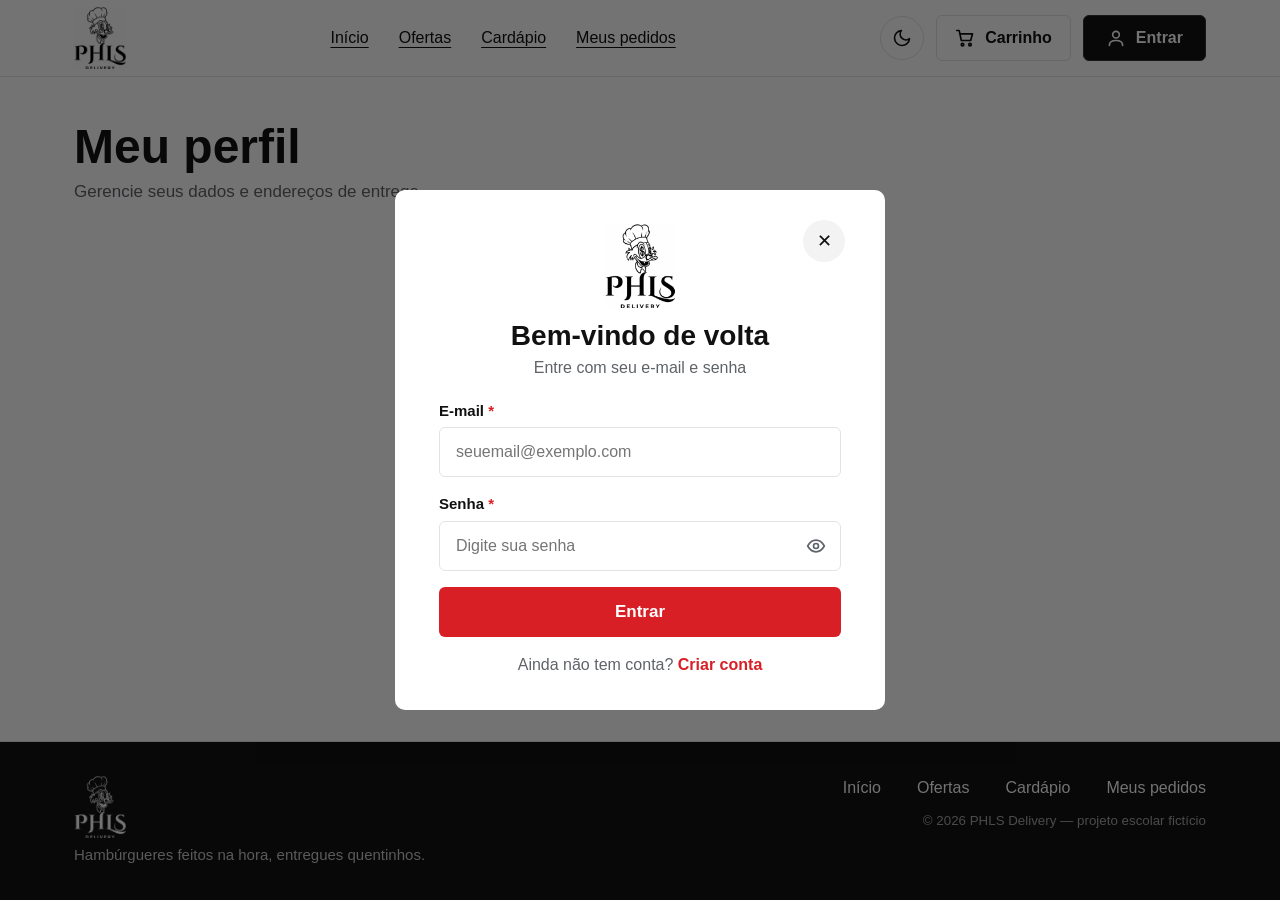
<file: perfil.html>
<!DOCTYPE html>
<html lang="pt-BR">
<head>
  <meta charset="UTF-8">
  <meta name="viewport" content="width=device-width, initial-scale=1">
  <title>Meu perfil | PHLS Delivery</title>
  <link rel="stylesheet" href="style.css">
</head>
<body>
  <!-- Cabeçalho -->
  <header class="topo">
    <div class="container topo-interno">
      <a href="index.html" class="logo"><img src="img/logo.jpg" alt="PHLS Delivery"></a>
      <nav class="menu">
        <a href="index.html">Início</a>
        <a href="ofertas.html">Ofertas</a>
        <a href="cardapio.html">Cardápio</a>
        <a href="pedidos.html">Meus pedidos</a>
      </nav>
      <div class="acoes">
        <button class="btn-icone" id="btn-tema" aria-label="Alternar modo claro e escuro">
          <svg class="icone-lua" viewBox="0 0 24 24"><path d="M21 12.8A9 9 0 1 1 11.2 3a7 7 0 0 0 9.8 9.8z"/></svg>
          <svg class="icone-sol" viewBox="0 0 24 24"><circle cx="12" cy="12" r="4"/><path d="M12 2v2M12 20v2M2 12h2M20 12h2M5 5l1.5 1.5M17.5 17.5L19 19M5 19l1.5-1.5M17.5 6.5L19 5"/></svg>
        </button>
        <a href="carrinho.html" class="btn-carrinho" aria-label="Carrinho">
          <svg viewBox="0 0 24 24"><circle cx="9" cy="20" r="1.5"/><circle cx="18" cy="20" r="1.5"/><path d="M2 3h3l2.6 12h11.2L21 7H6"/></svg>
          <span class="texto-carrinho">Carrinho</span>
          <span class="badge" id="badge" hidden>0</span>
        </a>
        <a href="perfil.html" class="btn-conta" id="btn-conta">
          <span class="avatar" id="avatar"></span>
          <svg viewBox="0 0 24 24"><circle cx="12" cy="8" r="4"/><path d="M4 21c0-4 3.6-6 8-6s8 2 8 6"/></svg>
          <span class="texto-conta" id="texto-conta">Entrar</span>
        </a>
      </div>
    </div>
  </header>

  <main class="container secao">
    <h1>Meu perfil</h1>
    <p class="subtitulo">Gerencie seus dados e endereços de entrega.</p>

    <p class="vazio" id="sem-login" hidden>Entre na sua conta para ver seu perfil.</p>

    <div class="perfil-layout" id="perfil" hidden>
      <!-- Menu lateral -->
      <aside class="caixa perfil-lateral">
        <div class="perfil-usuario">
          <span class="avatar" id="perfil-avatar"></span>
          <div><b id="perfil-nome"></b><small id="perfil-desde"></small></div>
        </div>
        <nav class="perfil-menu">
          <a href="#dados" class="ativo" id="menu-dados">Meus dados</a>
          <a href="#enderecos" id="menu-enderecos">Endereços</a>
          <a href="pedidos.html">Meus pedidos</a>
        </nav>
        <button class="btn btn-perigo" id="btn-sair">Sair da conta</button>
      </aside>

      <div class="perfil-conteudo">
        <!-- Dados pessoais -->
        <section class="caixa" id="dados">
          <h2>Dados pessoais</h2>
          <p class="suave">Clique em “Editar dados” para alterar suas informações.</p>
          <form id="form-perfil" novalidate>
            <div class="tres-colunas">
              <div class="campo">
                <label for="perfil-campo-nome">Nome completo</label>
                <input id="perfil-campo-nome" maxlength="100" readonly>
                <small class="msg-erro"></small>
              </div>
              <div class="campo">
                <label for="perfil-email">E-mail</label>
                <input id="perfil-email" readonly>
              </div>
              <div class="campo">
                <label for="perfil-cpf">CPF</label>
                <input id="perfil-cpf" readonly>
              </div>
              <div class="campo">
                <label for="perfil-telefone">Telefone</label>
                <input id="perfil-telefone" maxlength="15" inputmode="numeric" readonly>
                <small class="msg-erro"></small>
              </div>
            </div>
            <div class="botoes-perfil">
              <button type="button" class="btn btn-contorno" id="btn-editar">Editar dados</button>
              <button type="submit" class="btn btn-primario" id="btn-salvar" disabled>Salvar alterações</button>
            </div>
          </form>
        </section>

        <!-- Endereços -->
        <section class="caixa" id="enderecos">
          <h2>Endereços cadastrados</h2>
          <div id="lista-enderecos"></div>

          <form class="form form-endereco" id="form-endereco" novalidate hidden>
            <div class="duas-colunas col-rua">
              <div class="campo">
                <label for="end-rua">Rua <span class="obrigatorio">*</span></label>
                <input id="end-rua" maxlength="150" placeholder="Ex.: Rua das Flores">
                <small class="msg-erro"></small>
              </div>
              <div class="campo">
                <label for="end-numero">Número <span class="obrigatorio">*</span></label>
                <input id="end-numero" maxlength="10" placeholder="Ex.: 123">
                <small class="msg-erro"></small>
              </div>
            </div>
            <div class="duas-colunas">
              <div class="campo">
                <label for="end-bairro">Bairro <span class="obrigatorio">*</span></label>
                <input id="end-bairro" maxlength="100" placeholder="Ex.: Centro">
                <small class="msg-erro"></small>
              </div>
              <div class="campo">
                <label for="end-cep">CEP <span class="obrigatorio">*</span></label>
                <input id="end-cep" maxlength="9" inputmode="numeric" placeholder="00000-000">
                <small class="msg-erro"></small>
              </div>
            </div>
            <div class="duas-colunas col-rua">
              <div class="campo">
                <label for="end-cidade">Cidade <span class="obrigatorio">*</span></label>
                <input id="end-cidade" maxlength="100" placeholder="Ex.: Belo Horizonte">
                <small class="msg-erro"></small>
              </div>
              <div class="campo">
                <label for="end-estado">Estado (UF) <span class="obrigatorio">*</span></label>
                <input id="end-estado" maxlength="2" placeholder="MG">
                <small class="msg-erro"></small>
              </div>
            </div>
            <div class="botoes-perfil">
              <button type="button" class="btn btn-contorno" id="btn-cancelar-endereco">Cancelar</button>
              <button type="submit" class="btn btn-primario">Salvar endereço</button>
            </div>
          </form>

          <button class="btn btn-contorno btn-adicionar" id="btn-novo-endereco">+ Adicionar endereço</button>
        </section>
      </div>
    </div>
  </main>

  <!-- Rodapé -->
  <footer class="rodape">
    <div class="container rodape-interno">
      <div>
        <span class="logo"><img src="img/logo.jpg" alt="PHLS Delivery"></span>
        <p>Hambúrgueres feitos na hora, entregues quentinhos.</p>
      </div>
      <div>
        <nav class="rodape-links">
          <a href="index.html">Início</a>
          <a href="ofertas.html">Ofertas</a>
          <a href="cardapio.html">Cardápio</a>
          <a href="pedidos.html">Meus pedidos</a>
        </nav>
        <small>© 2026 PHLS Delivery — projeto escolar fictício</small>
      </div>
    </div>
  </footer>

  <!-- Barra de navegação do celular -->
  <nav class="barra-mobile">
    <a href="index.html"><svg viewBox="0 0 24 24"><path d="M3 11l9-8 9 8"/><path d="M5 10v10h14V10"/></svg>Início</a>
    <a href="ofertas.html"><svg viewBox="0 0 24 24"><circle cx="12" cy="12" r="9"/><path d="M8.5 15.5l7-7"/><circle cx="9" cy="9" r="1"/><circle cx="15" cy="15" r="1"/></svg>Ofertas</a>
    <a href="cardapio.html"><svg viewBox="0 0 24 24"><path d="M4 6h16M4 12h16M4 18h16"/></svg>Cardápio</a>
    <a href="pedidos.html"><svg viewBox="0 0 24 24"><path d="M5 7h14l-1 14H6z"/><path d="M9 7a3 3 0 0 1 6 0"/></svg>Pedidos</a>
    <a href="perfil.html" class="ativo" id="nav-conta"><svg viewBox="0 0 24 24"><circle cx="12" cy="8" r="4"/><path d="M4 21c0-4 3.6-6 8-6s8 2 8 6"/></svg>Conta</a>
  </nav>

  <!-- Mensagem rápida (aviso) -->
  <div class="aviso" id="aviso"></div>

  <!-- Scripts: primeiro os dados, depois as funções comuns, por último o da página -->
  <script src="js/dados.js"></script>
  <script src="js/script.js"></script>
  <script src="js/perfil.js"></script>
</body>
</html>
</file>
<file: style.css>
/* =========================================================
   PHLS Delivery - style.css
   Organização:
   1. Cores (tema claro e escuro)    7. Cardápio
   2. Base                           8. Carrinho e finalização
   3. Botões                         9. Formulários e cadastro
   4. Cabeçalho e rodapé            10. Pedidos e perfil
   5. Início                        11. Janelas (modais) e avisos
   6. Cards e ofertas               12. Tablet
                                    13. Celular
   ========================================================= */


/* ===== 1. Cores (variáveis CSS) ===== */
:root {
  --accent: #d81f26;        /* vermelho PHLS (botões) */
  --accent-escuro: #b5161d; /* vermelho ao passar o mouse */
  --accent-text: #d81f26;   /* vermelho usado em textos */
  --text: #111111;
  --muted: #5f6368;
  --bg: #ffffff;
  --bg-cinza: #f4f4f4;
  --surface: #ffffff;
  --surface2: #f3f3f3;
  --border: #e3e3e3;
  --rosa: #f6e3e4;
  --success: #15803d;
  --success-bg: #e7f5ec;
  --danger: #c81e1e;
  --danger-bg: #fdecec;
}

[data-tema="escuro"] {
  --accent-text: #ff6b6b;
  --text: #f2f2f2;
  --muted: #a1a1aa;
  --bg: #0e0e10;
  --bg-cinza: #141417;
  --surface: #18181b;
  --surface2: #232327;
  --border: #2f2f34;
  --rosa: #3a1b1d;
  --success: #4ade80;
  --success-bg: #11291a;
  --danger: #f87171;
  --danger-bg: #3a1517;
}


/* ===== 2. Base ===== */
* { box-sizing: border-box; margin: 0; padding: 0; }
[hidden] { display: none !important; }

body {
  font-family: Arial, Helvetica, sans-serif;
  font-size: 16px;
  line-height: 1.45;
  background: var(--bg);
  color: var(--text);
  min-height: 100vh;
  display: flex;
  flex-direction: column;
}
main { flex: 1; }
a { color: inherit; }
button, input { font: inherit; color: inherit; }
button { cursor: pointer; }
img { max-width: 100%; display: block; }

/* Ícones SVG escritos direto no HTML */
svg { width: 20px; height: 20px; fill: none; stroke: currentColor; stroke-width: 2; stroke-linecap: round; stroke-linejoin: round; flex: none; }

h1 { font-size: 48px; font-weight: 800; line-height: 1.1; }
h2 { font-size: 32px; font-weight: 800; }
h3 { font-size: 20px; font-weight: 700; }

section[id] { scroll-margin-top: 96px; } /* links como #enderecos não ficam escondidos atrás do cabeçalho */
.container { width: 100%; max-width: 1180px; margin: 0 auto; padding: 0 24px; }
.estreito { max-width: 920px; }
.secao { padding-top: 44px; padding-bottom: 60px; }
.subtitulo { color: var(--muted); font-size: 17px; margin: 6px 0 24px; }
.suave { color: var(--muted); }
.centro { text-align: center; }
.link { color: var(--accent-text); font-weight: bold; text-decoration: none; background: none; border: 0; }
.vazio { padding: 40px 20px; text-align: center; color: var(--muted); }
.caixa { background: var(--surface); border: 1px solid var(--border); border-radius: 12px; padding: 26px; }
.linha-valor { display: flex; justify-content: space-between; gap: 12px; margin: 8px 0; color: var(--muted); }
.linha-valor b { color: var(--text); }
.linha-total { display: flex; justify-content: space-between; align-items: center; padding-top: 14px; margin: 14px 0 20px; border-top: 1px solid var(--border); font-size: 20px; font-weight: bold; }
.linha-total .preco { font-size: 32px; }


/* ===== 3. Botões ===== */
.btn {
  display: inline-flex;
  align-items: center;
  justify-content: center;
  gap: 8px;
  height: 50px;
  padding: 0 26px;
  border-radius: 6px;
  border: 1px solid transparent;
  font-size: 17px;
  font-weight: bold;
  text-decoration: none;
}
.btn-primario { background: var(--accent); color: #fff; }
.btn-primario:hover { background: var(--accent-escuro); }
.btn-contorno { background: var(--surface); border-color: var(--border); }
.btn-contorno:hover { border-color: var(--muted); }
.btn-perigo { background: transparent; border-color: var(--accent); color: var(--accent-text); }
.btn:disabled { opacity: .45; cursor: not-allowed; }
.btn-pequeno { height: 38px; padding: 0 14px; font-size: 14px; }
.btn-largo { width: 100%; }


/* ===== 4. Cabeçalho e rodapé ===== */
.topo { position: sticky; top: 0; z-index: 20; background: var(--bg); border-bottom: 1px solid var(--border); }
.topo-interno { display: flex; align-items: center; justify-content: space-between; height: 76px; gap: 16px; }

/* A logo original tem muita margem branca: mostramos só a parte central dela */
.logo { display: block; width: 52px; height: 62px; overflow: hidden; flex: none; }
.logo img { width: 108px; max-width: none; margin: -14px 0 0 -28px; }
.logo-grande { width: 70px; height: 84px; margin: 0 auto 8px; }
.logo-grande img { width: 146px; margin: -19px 0 0 -38px; }
[data-tema="escuro"] .logo img,
.rodape .logo img { filter: invert(1); mix-blend-mode: screen; } /* deixa a logo branca no fundo escuro */

.menu { display: flex; gap: 30px; }
.menu a { font-size: 16px; text-underline-offset: 4px; }
.menu a.ativo { color: var(--accent-text); font-weight: bold; }

.acoes { display: flex; align-items: center; gap: 12px; }
.btn-icone { width: 44px; height: 44px; border-radius: 50%; border: 1px solid var(--border); background: var(--surface); display: grid; place-items: center; }
.btn-carrinho { position: relative; display: flex; align-items: center; gap: 10px; height: 46px; padding: 0 18px; border: 1px solid var(--border); border-radius: 6px; background: var(--surface); font-weight: bold; text-decoration: none; }
.btn-carrinho.ativo { border-color: var(--accent); }
.btn-carrinho.ativo svg { color: var(--accent-text); }
.badge { position: absolute; top: -9px; right: -9px; min-width: 21px; height: 21px; padding: 0 5px; border-radius: 11px; background: var(--accent); color: #fff; font-size: 12px; display: grid; place-items: center; }
.btn-conta { display: flex; align-items: center; gap: 10px; height: 46px; padding: 0 22px; border-radius: 6px; background: #111; color: #fff; font-weight: bold; text-decoration: none; border: 1px solid #333; }
.avatar { width: 34px; height: 34px; border-radius: 50%; background: var(--accent); color: #fff; display: none; place-items: center; font-size: 14px; font-weight: bold; }
.btn-conta.logado { padding-left: 6px; }
.btn-conta.logado .avatar { display: grid; }
.btn-conta.logado svg { display: none; }

/* Botão de tema: mostra a lua no claro e o sol no escuro */
.icone-sol { display: none; }
[data-tema="escuro"] .icone-sol { display: block; }
[data-tema="escuro"] .icone-lua { display: none; }

.rodape { background: #111; color: #fff; padding: 34px 0; border-top: 1px solid var(--border); }
.rodape-interno { display: flex; justify-content: space-between; gap: 24px; flex-wrap: wrap; }
.rodape p { color: #c9c9c9; font-size: 15px; margin-top: 6px; }
.rodape-links { display: flex; gap: 36px; justify-content: flex-end; }
.rodape-links a { text-decoration: none; }
.rodape small { display: block; color: #a8a8a8; margin-top: 12px; text-align: right; }

.barra-mobile { display: none; } /* aparece só no celular */


/* ===== 5. Início ===== */
.hero { background: #111; color: #fff; padding: 60px 0; }
.hero-grid { display: grid; grid-template-columns: 1.2fr 1fr; gap: 50px; align-items: center; }
.selo { color: #ff4d4f; font-weight: bold; font-size: 15px; }
.hero h1 { margin: 18px 0; }
.hero h1 span { color: #ff4d4f; display: block; }
.hero p { color: #cfcfcf; font-size: 18px; max-width: 470px; line-height: 1.6; }
.busca-hero { display: flex; gap: 10px; margin: 24px 0; max-width: 530px; }
.busca-hero .campo-busca { flex: 1; }
.botoes { display: flex; gap: 16px; flex-wrap: wrap; }
.hero .btn-contorno { background: transparent; color: #fff; border-color: #fff; }
.hero-foto { background: #262626; border: 1px solid #333; border-radius: 8px; height: 300px; overflow: hidden; }
.hero-foto img { width: 100%; height: 100%; object-fit: cover; }
.titulo-linha { display: flex; justify-content: space-between; align-items: center; margin-bottom: 26px; }


/* ===== 6. Cards de produto e ofertas ===== */
.grade { display: grid; grid-template-columns: repeat(3, 1fr); gap: 26px; }
.grade-inicio { grid-template-columns: repeat(4, 1fr); }
.card { position: relative; display: flex; flex-direction: column; background: var(--surface); border: 1px solid var(--border); border-radius: 8px; overflow: hidden; }
.foto { height: 180px; background: var(--surface2); display: grid; place-items: center; }
.foto.rosa { background: var(--rosa); }
.foto { overflow: hidden; }
.foto img { width: 100%; height: 100%; object-fit: cover; } /* fotos preenchem a área sem distorcer */
.card-oferta .foto { height: 208px; }
.card-corpo { padding: 22px; display: flex; flex-direction: column; flex: 1; }
.descricao { color: var(--muted); font-size: 14px; margin: 8px 0 18px; flex: 1; }
.card-rodape { display: flex; justify-content: space-between; align-items: center; gap: 10px; }
.preco { color: var(--accent-text); font-size: 22px; font-weight: 800; white-space: nowrap; } /* "R$ 24,90" sempre em uma linha */
.preco-grande { font-size: 28px; display: block; }
.preco-antigo { color: var(--muted); font-size: 13px; }
.etiqueta { position: absolute; top: 16px; left: 16px; background: var(--accent); color: #fff; font-size: 13px; font-weight: bold; padding: 5px 12px; border-radius: 20px; }

.banner { background: var(--accent); color: #fff; border-radius: 8px; padding: 44px; margin: 36px 0 34px; }
.banner small { font-weight: bold; letter-spacing: 1.5px; font-size: 13px; }
.banner h1 { margin: 12px 0; }
.banner p { font-size: 19px; }
.banner b { display: block; margin-top: 18px; }


/* ===== 7. Cardápio ===== */
.campo-busca { position: relative; }
.campo-busca svg { position: absolute; left: 16px; top: 15px; color: var(--muted); }
.campo-busca input { width: 100%; height: 50px; padding: 0 16px 0 48px; border: 1px solid var(--border); border-radius: 6px; background: var(--surface); color: var(--text); }
.hero .campo-busca input { background: #fff; color: #111; border-color: #fff; }
.busca-linha { display: flex; align-items: center; gap: 14px; }
.busca-linha .campo-busca { width: 100%; max-width: 480px; }
.filtros { display: flex; gap: 10px; margin: 18px 0 28px; flex-wrap: wrap; }
.filtro { height: 42px; padding: 0 18px; border-radius: 21px; border: 1px solid var(--border); background: var(--surface); font-weight: bold; font-size: 15px; }
.filtro.ativo { background: var(--accent); border-color: var(--accent); color: #fff; }
.cardapio-layout { display: grid; grid-template-columns: 1fr 300px; gap: 30px; align-items: start; }
.resumo-lateral { position: sticky; top: 100px; }
.resumo-titulo { display: flex; justify-content: space-between; align-items: baseline; margin-bottom: 14px; }
.mini-item { display: flex; align-items: center; gap: 12px; margin-bottom: 14px; }
.mini-item div { flex: 1; font-size: 15px; }
.mini-item small { display: block; color: var(--muted); }
.mini-foto { width: 60px; height: 60px; flex: none; border-radius: 6px; background: var(--surface2); display: grid; place-items: center; }
.mini-foto.rosa { background: var(--rosa); }
.mini-foto { overflow: hidden; }
.mini-foto img { width: 100%; height: 100%; object-fit: cover; }
.resumo-lateral hr { border: 0; border-top: 1px solid var(--border); margin: 14px 0; }
.resumo-lateral .btn { margin-top: 12px; }
.barra-carrinho { display: none; } /* aparece só no celular (seção 13) */


/* ===== 8. Carrinho e finalização ===== */
#resumo-carrinho h2 { font-size: 24px; }
.carrinho-layout { display: grid; grid-template-columns: 1fr 320px; gap: 30px; align-items: start; }
.item-carrinho { display: flex; gap: 18px; padding: 20px 0; border-bottom: 1px solid var(--border); }
.item-carrinho:first-child { padding-top: 0; }
.item-carrinho:last-child { border-bottom: 0; padding-bottom: 0; }
.item-carrinho .mini-foto { width: 112px; height: 112px; }
.item-info { flex: 1; display: flex; flex-direction: column; gap: 4px; align-items: flex-start; }
.observacao { width: 100%; max-width: 280px; border: 0; border-bottom: 1px dashed var(--border); background: transparent; color: var(--muted); font-size: 14px; padding: 3px 0; }
.observacao:focus { outline: none; border-bottom-color: var(--accent); }
.quantidade { display: flex; align-items: center; gap: 18px; border: 1px solid var(--border); border-radius: 6px; padding: 6px 14px; margin-top: 6px; }
.quantidade button { background: none; border: 0; font-size: 22px; line-height: 1; font-weight: bold; }
.quantidade .mais { color: var(--accent-text); }
.item-direita { display: flex; flex-direction: column; justify-content: space-between; align-items: flex-end; }
.item-direita strong { font-size: 20px; }
.btn-lixeira { background: none; border: 0; color: var(--muted); padding: 6px; }
.btn-lixeira:hover { color: var(--accent-text); }

.rotulo { font-weight: bold; font-size: 15px; margin: 18px 0 10px; }
.endereco-caixa { display: flex; justify-content: space-between; align-items: flex-start; gap: 12px; background: var(--surface2); border-radius: 8px; padding: 16px 18px; margin-bottom: 14px; }
.endereco-caixa b, .endereco-caixa small { display: block; }
.endereco-caixa small { color: var(--muted); margin-top: 4px; }
.carrinho-layout .btn { width: 100%; margin-bottom: 14px; }
.prazo { color: var(--muted); margin-top: 6px; }

.lista-itens .linha-valor { color: var(--text); }
.opcao { display: flex; align-items: center; gap: 16px; border: 2px solid var(--border); border-radius: 8px; padding: 14px 18px; margin-bottom: 12px; cursor: pointer; }
.opcao input { width: 22px; height: 22px; accent-color: var(--accent); }
.opcao b, .opcao small { display: block; }
.opcao small { color: var(--muted); }
/* Opção escolhida: ":has" significa "o label que TEM um input marcado" */
.opcao:has(input:checked) { border-color: var(--accent); background: var(--rosa); }


/* ===== 9. Formulários e cadastro ===== */
.form { display: flex; flex-direction: column; gap: 16px; }
.campo { display: flex; flex-direction: column; gap: 6px; }
.campo label { font-weight: bold; font-size: 15px; }
.campo input {
  height: 50px;
  padding: 0 44px 0 16px;
  border: 1px solid var(--border);
  border-radius: 6px;
  background: var(--surface);
  color: var(--text);
  width: 100%;
  background-repeat: no-repeat;
  background-position: right 14px center;
  background-size: 18px;
}
.campo input:focus, .campo-busca input:focus { outline: none; border-color: var(--accent); box-shadow: 0 0 0 3px rgba(216, 31, 38, .15); }
.campo input[readonly] { background-color: var(--surface2); }
.campo input.valido { border-color: var(--success); background-image: url("data:image/svg+xml,%3Csvg xmlns='http://www.w3.org/2000/svg' viewBox='0 0 24 24' fill='none' stroke='%2322a04b' stroke-width='3'%3E%3Cpath d='M5 12l5 5 9-10'/%3E%3C/svg%3E"); }
.campo input.invalido { border-color: var(--danger); background-image: url("data:image/svg+xml,%3Csvg xmlns='http://www.w3.org/2000/svg' viewBox='0 0 24 24' fill='none' stroke='%23d81f26' stroke-width='2.5'%3E%3Ccircle cx='12' cy='12' r='9'/%3E%3Cpath d='M12 7v6M12 16.5v.5'/%3E%3C/svg%3E"); }
.msg-erro { color: var(--danger); font-size: 13px; }
.msg-erro:empty { display: none; }
.obrigatorio { color: var(--accent-text); }
.duas-colunas { display: grid; grid-template-columns: 1fr 1fr; gap: 16px; }
.col-rua { grid-template-columns: 3fr 1fr; } /* campo grande + campo pequeno */
.mais-enderecos { margin: 2px 0 6px; font-size: 14px; }
.campo-senha { position: relative; }
.btn-olho { position: absolute; right: 8px; top: 8px; width: 34px; height: 34px; background: none; border: 0; color: var(--muted); display: grid; place-items: center; }

.pagina-cinza { background: var(--bg-cinza); }
.cartao-cadastro { max-width: 600px; margin: 0 auto; padding: 40px; }
.voltar { color: var(--muted); font-weight: bold; text-decoration: none; font-size: 15px; }
.cartao-cadastro h1 { font-size: 34px; margin: 22px 0 6px; }
.espaco-topo { margin-top: 18px; }

.alerta { border: 1px solid; border-radius: 6px; padding: 14px 16px; font-size: 14px; margin: 16px 0; }
.alerta b { display: block; font-size: 15px; }
.alerta-erro { background: var(--danger-bg); border-color: var(--danger); }
.alerta-erro b { color: var(--danger); }
.alerta-sucesso { background: var(--success-bg); border-color: var(--success); display: flex; justify-content: space-between; align-items: center; gap: 12px; }
.alerta-sucesso b { color: var(--success); }
.alerta-sucesso button { background: none; border: 0; color: var(--success); font-size: 18px; }


/* ===== 10. Pedidos e perfil ===== */
.pedido { margin-bottom: 22px; }
.pedido.novo { border-color: var(--accent); }
.pedido-topo { display: flex; justify-content: space-between; align-items: flex-start; gap: 10px; margin-bottom: 12px; }
.pedido-rodape { display: flex; justify-content: space-between; align-items: center; flex-wrap: wrap; gap: 8px; border-top: 1px solid var(--border); padding-top: 14px; margin-top: 12px; color: var(--muted); }
.pedido-rodape b { color: var(--text); }
.pedido-rodape strong { color: var(--text); font-size: 20px; margin-left: 6px; }
.acoes-pedidos { display: flex; justify-content: flex-end; align-items: center; gap: 12px; flex-wrap: wrap; margin-bottom: 18px; }

.status { font-size: 13px; font-weight: bold; padding: 5px 12px; border-radius: 20px; white-space: nowrap; }
/* Uma cor para cada valor do ENUM status da tabela pedido */
.status-pendente { background: #fff3db; color: #a85d00; }
.status-confirmado { background: #e6efff; color: #1d4ed8; }
.status-em_preparacao { background: #fde6e6; color: #c81e1e; }
.status-saiu_para_entrega { background: #f1e8ff; color: #7e22ce; }
.status-entregue { background: #e3f5e9; color: #15803d; }
.status-cancelado { background: #ececec; color: #555; }
[data-tema="escuro"] .status-pendente { background: #3b2a0a; color: #fbbf24; }
[data-tema="escuro"] .status-confirmado { background: #142449; color: #93b4ff; }
[data-tema="escuro"] .status-em_preparacao { background: #3a1517; color: #ff8a8a; }
[data-tema="escuro"] .status-saiu_para_entrega { background: #2a1a45; color: #c4a1ff; }
[data-tema="escuro"] .status-entregue { background: #11291a; color: #4ade80; }
[data-tema="escuro"] .status-cancelado { background: #2a2a2e; color: #bbb; }

.perfil-layout { display: grid; grid-template-columns: 245px 1fr; gap: 26px; align-items: start; }
.perfil-lateral { padding: 22px; }
.perfil-usuario { display: flex; align-items: center; gap: 14px; margin-bottom: 18px; }
.perfil-usuario .avatar { display: grid; width: 54px; height: 54px; font-size: 19px; }
.perfil-usuario small { color: var(--muted); display: block; }
.perfil-menu a { display: block; padding: 12px 14px; border-radius: 6px; font-weight: bold; text-decoration: none; font-size: 15px; }
.perfil-menu a:hover { background: var(--surface2); }
.perfil-menu a.ativo { background: var(--rosa); color: var(--accent-text); }
.perfil-lateral .btn { width: 100%; margin-top: 14px; }
.perfil-conteudo { display: flex; flex-direction: column; gap: 22px; }
.perfil-conteudo h2 { font-size: 22px; }
.tres-colunas { display: grid; grid-template-columns: repeat(3, 1fr); gap: 16px; margin: 18px 0; }
.botoes-perfil { display: grid; grid-template-columns: 1fr 1fr; gap: 14px; }

.endereco-item { display: flex; justify-content: space-between; align-items: center; gap: 12px; border: 1px solid var(--border); border-radius: 8px; padding: 14px 16px; margin-top: 14px; }
.endereco-texto b, .endereco-texto small { display: block; }
.endereco-texto small { color: var(--muted); }
.endereco-botoes { display: flex; align-items: center; gap: 6px; }
.endereco-botoes button { background: none; border: 0; color: var(--muted); padding: 6px; }
.form-endereco { border: 1px dashed var(--border); border-radius: 8px; padding: 18px; margin-top: 14px; }
.btn-adicionar { width: 100%; margin-top: 14px; }


/* ===== 11. Janelas (modais) e avisos ===== */
.modal { position: fixed; inset: 0; z-index: 50; background: rgba(0, 0, 0, .55); display: none; align-items: center; justify-content: center; padding: 16px; }
.modal.aberto { display: flex; }
.modal-caixa { position: relative; width: 100%; max-width: 490px; max-height: 94vh; overflow-y: auto; background: var(--surface); border-radius: 10px; padding: 34px 44px; }
.modal-caixa h2 { font-size: 28px; }
.modal-caixa .form { margin: 20px 0 16px; }
.modal-largo { max-width: 600px; }
.modal-largo h2 { margin-bottom: 8px; }
.btn-fechar { position: absolute; top: 30px; right: 40px; width: 42px; height: 42px; border-radius: 50%; border: 0; background: var(--surface2); font-size: 18px; }

.aviso { position: fixed; left: 50%; bottom: 30px; z-index: 99; transform: translateX(-50%); background: #111; color: #fff; padding: 14px 20px; border-radius: 6px; font-weight: bold; font-size: 15px; max-width: 90%; text-align: center; opacity: 0; pointer-events: none; transition: opacity .3s; }
.aviso.visivel { opacity: 1; }
[data-tema="escuro"] .aviso { background: #f2f2f2; color: #111; }


/* ===== 12. Tablet (telas até 1000px) ===== */
@media (max-width: 1000px) {
  .grade, .grade-inicio { grid-template-columns: repeat(2, 1fr); }
  .cardapio-layout { grid-template-columns: 1fr; }
  .resumo-lateral { display: none; }
  .perfil-layout { grid-template-columns: 1fr; }
  .tres-colunas { grid-template-columns: 1fr 1fr; }
  .menu { gap: 18px; }
  .menu a, .btn-conta { white-space: nowrap; } /* textos do cabeçalho em uma linha */
  .texto-carrinho { display: none; }           /* no tablet o carrinho mostra só o ícone */
}

/* ===== 13. Celular (telas até 760px) ===== */
@media (max-width: 760px) {
  body { padding-bottom: 70px; } /* espaço para a barra de baixo */
  h1 { font-size: 32px; }
  h2 { font-size: 24px; }
  .container { padding: 0 16px; }
  .secao { padding-top: 26px; }

  /* Cabeçalho compacto */
  .topo-interno { height: 66px; }
  .menu, .texto-carrinho { display: none; }
  .acoes { gap: 8px; }
  .btn-carrinho { border: 0; background: none; padding: 0 8px; }
  .btn-conta { padding: 0 14px; height: 42px; }
  .btn-conta.logado { padding: 0; width: 42px; border-radius: 50%; background: none; border: 0; }
  .btn-conta.logado .texto-conta { display: none; }
  .btn-conta.logado .avatar { width: 42px; height: 42px; }

  /* Barra de navegação inferior */
  .barra-mobile { display: flex; justify-content: space-around; position: fixed; left: 0; right: 0; bottom: 0; z-index: 30; background: var(--surface); border-top: 1px solid var(--border); padding: 8px 0; }
  .barra-mobile a { display: flex; flex-direction: column; align-items: center; gap: 3px; font-size: 12px; color: var(--muted); text-decoration: none; }
  .barra-mobile a.ativo { color: var(--accent-text); font-weight: bold; }

  /* Início */
  .hero { padding: 30px 0; }
  .hero-grid { grid-template-columns: 1fr; }
  .hero-foto { display: none; }
  .hero p { font-size: 16px; }
  .botoes .btn { flex: 1; padding: 0 10px; }

  /* Cards em linha (foto à esquerda), como no protótipo */
  .grade, .grade-inicio { grid-template-columns: 1fr; gap: 14px; }
  .card-produto { flex-direction: row; }
  .card-produto .foto { width: 105px; height: 105px; margin: 14px 0 14px 14px; border-radius: 6px; flex: none; }
  .card-produto .card-corpo { padding: 14px; }
  .card-produto h3 { font-size: 17px; }
  .card-produto .descricao { font-size: 13px; margin: 4px 0 10px; }
  .card-produto .preco { font-size: 18px; }
  .card-oferta .foto { height: 170px; }

  .banner { padding: 24px; margin-top: 20px; }
  .busca-linha { flex-direction: column; align-items: flex-start; gap: 8px; }
  .filtros { flex-wrap: nowrap; overflow-x: auto; padding-bottom: 4px; }
  .filtro { flex: none; }

  /* Barra vermelha "Ver carrinho" do cardápio, logo acima da barra de navegação */
  .barra-carrinho { display: flex; justify-content: space-between; align-items: center; position: fixed; left: 16px; right: 16px; bottom: 74px; z-index: 25; background: var(--accent); color: #fff; border-radius: 8px; padding: 12px 16px; text-decoration: none; font-size: 17px; }
  .barra-carrinho small { display: block; font-size: 13px; }
  .cardapio-layout { margin-bottom: 70px; } /* a barra não cobre o último produto */

  /* Carrinho */
  .carrinho-layout { grid-template-columns: 1fr; }
  .item-carrinho .mini-foto { width: 80px; height: 80px; }
  .item-direita strong { font-size: 17px; }
  .caixa { padding: 18px; }

  /* Formulários */
  .duas-colunas, .tres-colunas, .botoes-perfil { grid-template-columns: 1fr; }
  .perfil-menu { display: none; } /* no celular a barra de baixo já leva aos pedidos */
  .cartao-cadastro { padding: 24px 18px; }
  .modal { align-items: flex-end; padding: 0; }
  .modal-caixa { border-radius: 16px 16px 0 0; padding: 26px 20px; max-height: 92vh; }
  .modal-caixa h2 { font-size: 24px; }
  .btn-fechar { top: 20px; right: 18px; }

  /* Rodapé */
  .rodape-links { display: none; }
  .rodape small { text-align: left; }
  .aviso { bottom: 140px; } /* acima da barra de baixo e da barra "Ver carrinho" */
}
</file>
